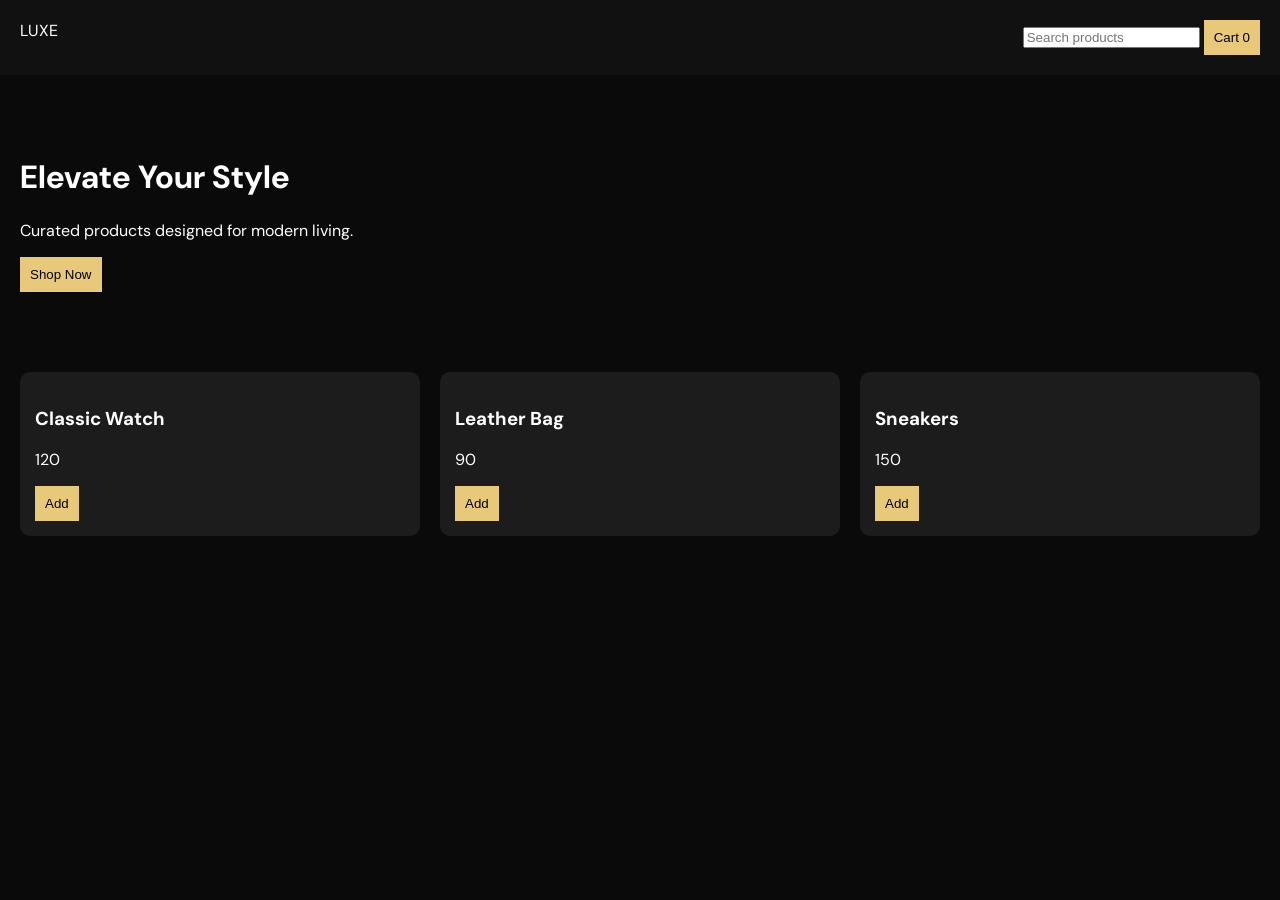
<file: Index.html>
<!DOCTYPE html>
<html lang="en">
<head>
<meta charset="UTF-8">
<meta name="viewport" content="width=device-width, initial-scale=1.0">
<title>LUXE Store</title>
<link href="https://fonts.googleapis.com/css2?family=Playfair+Display:wght@400;700;900&family=DM+Sans:wght@300;400;500&display=swap" rel="stylesheet">
<link rel="stylesheet" href="styles.css">
</head>
<body>

    <!-- NAVIGATION STRUCTURE -->
<nav class="nav">
  <div class="logo">LUXE</div>
  <div class="nav-right">
    <input type="text" id="searchInput" placeholder="Search products">
    <button id="cartBtn">Cart <span id="cartCount">0</span></button>
  </div>
</nav>

<!-- HERO SECTION -->
<header class="hero">
  <div class="hero-text">
    <h1>Elevate Your Style</h1>
    <p>Curated products designed for modern living.</p>
    <button id="shopBtn">Shop Now</button>
  </div>
</header>

<!-- PRODUCT CONTAINER -->
<section id="products" class="grid"></section>

<!-- CART OVERLAY -->
<div id="cartOverlay" class="overlay"></div>

<!-- CART SIDEBAR -->
<aside id="cartSidebar" class="cart">
  <h2>Your Cart</h2>
  <div id="cartItems"></div>
  <p>Total: <span id="cartTotal">0</span></p>
  <button onclick="checkout()">Checkout</button>
</aside>

<script src="script.js"></script>
</body>
</html>
</file>
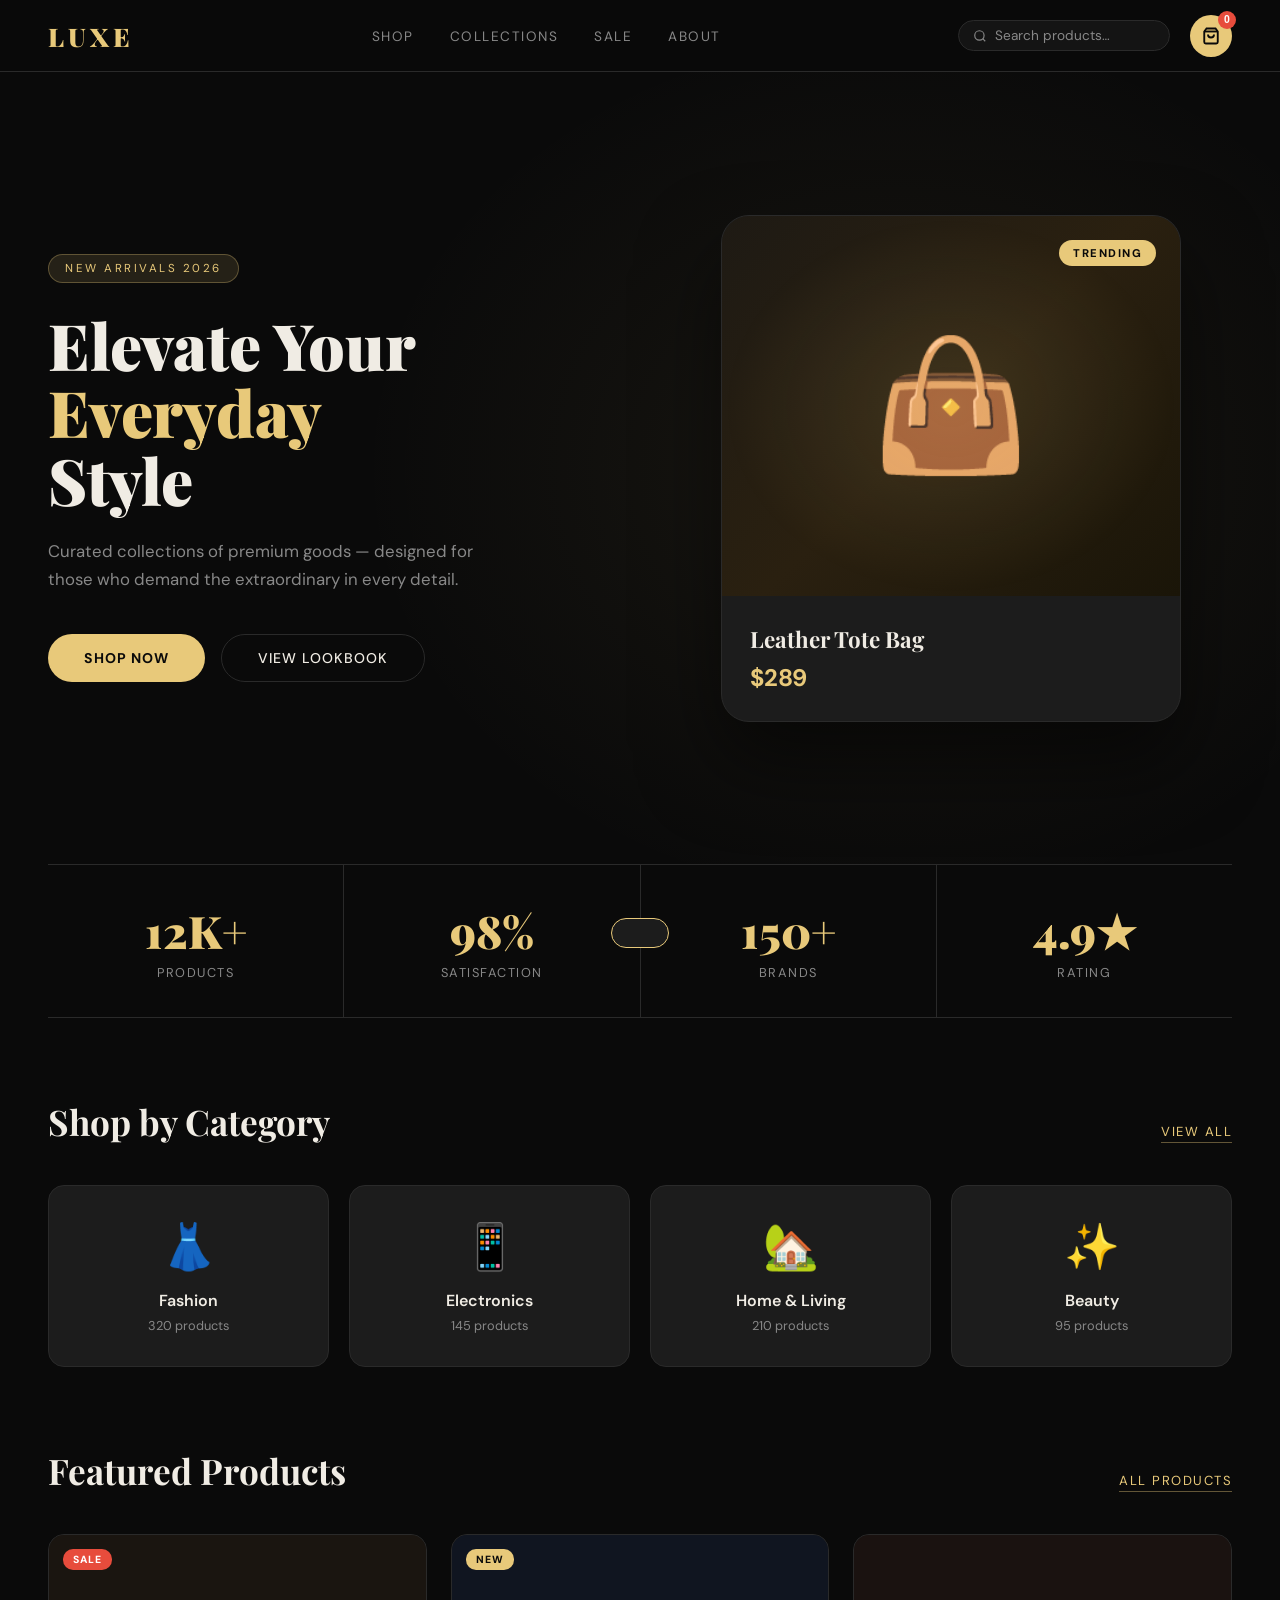
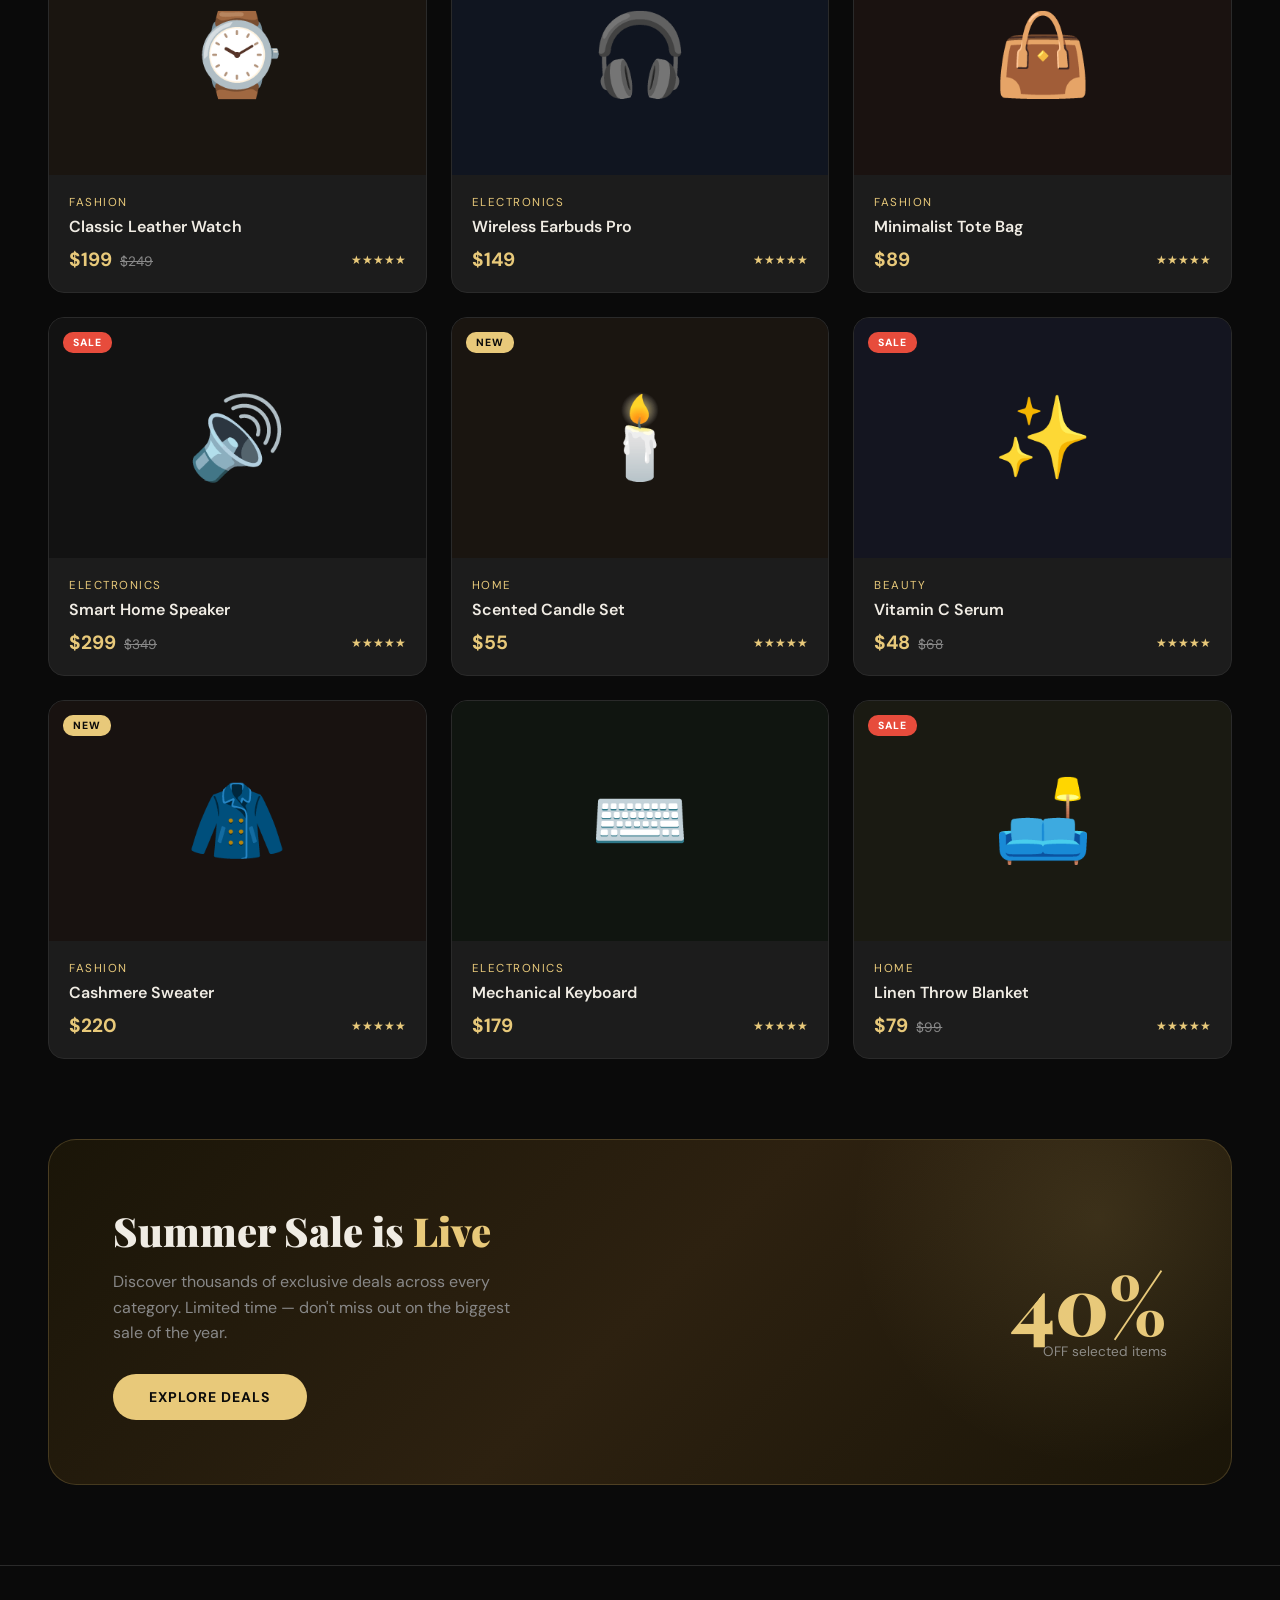
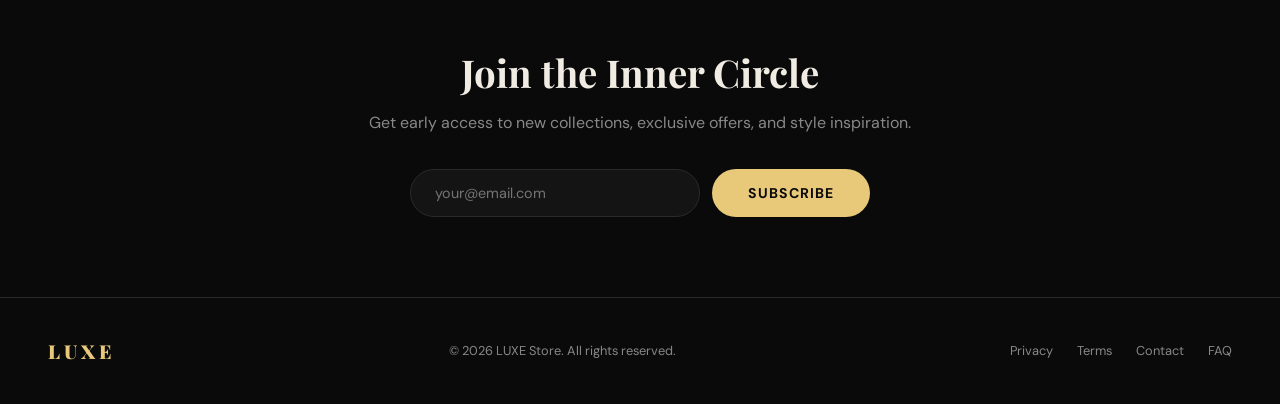
<file: fullcode.html/full.html>
<!DOCTYPE html>
<html lang="en">
<head>
<meta charset="UTF-8">
<meta name="viewport" content="width=device-width, initial-scale=1.0">
<title>LUXE — Modern Store</title>
<link href="https://fonts.googleapis.com/css2?family=Playfair+Display:wght@400;700;900&family=DM+Sans:wght@300;400;500&display=swap" rel="stylesheet">
<style>
  :root {
    --bg: #0a0a0a;
    --surface: #141414;
    --card: #1c1c1c;
    --accent: #e8c97a;
    --accent2: #c4a35a;
    --text: #f0ece4;
    --muted: #888;
    --border: #2a2a2a;
    --radius: 16px;
  }

  * { margin: 0; padding: 0; box-sizing: border-box; }

  body {
    background: var(--bg);
    color: var(--text);
    font-family: 'DM Sans', sans-serif;
    font-weight: 400;
    min-height: 100vh;
    overflow-x: hidden;
  }

  /* ── NAV ── */
  nav {
    position: fixed; top: 0; left: 0; right: 0; z-index: 100;
    display: flex; align-items: center; justify-content: space-between;
    padding: 0 48px;
    height: 72px;
    background: rgba(10,10,10,0.85);
    backdrop-filter: blur(20px);
    border-bottom: 1px solid var(--border);
  }

  .logo {
    font-family: 'Playfair Display', serif;
    font-size: 1.6rem;
    font-weight: 900;
    letter-spacing: 4px;
    color: var(--accent);
  }

  .nav-links { display: flex; gap: 36px; list-style: none; }
  .nav-links a {
    text-decoration: none; color: var(--muted);
    font-size: .85rem; letter-spacing: 1.5px; text-transform: uppercase;
    transition: color .25s;
  }
  .nav-links a:hover { color: var(--text); }

  .nav-right { display: flex; align-items: center; gap: 20px; }

  .search-bar {
    background: var(--surface); border: 1px solid var(--border);
    border-radius: 30px; display: flex; align-items: center;
    padding: 6px 14px; gap: 8px;
  }
  .search-bar input {
    background: none; border: none; outline: none;
    color: var(--text); font-family: inherit; font-size: .85rem; width: 160px;
  }
  .search-bar input::placeholder { color: var(--muted); }
  .search-bar svg { color: var(--muted); flex-shrink: 0; }

  .cart-btn {
    position: relative; background: var(--accent); border: none;
    border-radius: 50%; width: 42px; height: 42px;
    display: flex; align-items: center; justify-content: center;
    cursor: pointer; transition: transform .2s, background .2s;
  }
  .cart-btn:hover { transform: scale(1.1); background: var(--accent2); }
  .cart-count {
    position: absolute; top: -4px; right: -4px;
    background: #e74c3c; color: #fff; border-radius: 50%;
    width: 18px; height: 18px; font-size: .65rem; font-weight: 700;
    display: flex; align-items: center; justify-content: center;
  }

  /* ── HERO ── */
  .hero {
    margin-top: 72px;
    min-height: 88vh;
    display: grid; grid-template-columns: 1fr 1fr;
    align-items: center;
    padding: 80px 48px;
    gap: 60px;
    position: relative;
    overflow: hidden;
  }

  .hero::before {
    content: '';
    position: absolute; inset: 0;
    background: radial-gradient(ellipse 60% 80% at 70% 50%, rgba(232,201,122,0.07) 0%, transparent 70%);
    pointer-events: none;
  }

  .hero-text { animation: fadeUp .8s ease both; }

  .hero-badge {
    display: inline-block;
    background: rgba(232,201,122,.12);
    border: 1px solid rgba(232,201,122,.3);
    color: var(--accent);
    font-size: .72rem; letter-spacing: 2.5px; text-transform: uppercase;
    padding: 6px 16px; border-radius: 30px; margin-bottom: 28px;
  }

  .hero h1 {
    font-family: 'Playfair Display', serif;
    font-size: clamp(3rem, 5vw, 5.5rem);
    line-height: 1.05;
    font-weight: 900;
    margin-bottom: 24px;
  }

  .hero h1 em { color: var(--accent); font-style: normal; }

  .hero p {
    color: var(--muted); font-size: 1.05rem; line-height: 1.7;
    max-width: 440px; margin-bottom: 40px;
  }

  .btn-group { display: flex; gap: 16px; flex-wrap: wrap; }

  .btn-primary {
    background: var(--accent); color: #0a0a0a;
    font-family: inherit; font-size: .88rem; font-weight: 700;
    letter-spacing: 1px; text-transform: uppercase;
    padding: 14px 36px; border: none; border-radius: 50px;
    cursor: pointer; transition: transform .2s, box-shadow .2s;
  }
  .btn-primary:hover { transform: translateY(-2px); box-shadow: 0 12px 32px rgba(232,201,122,.35); }

  .btn-ghost {
    background: none; color: var(--text);
    font-family: inherit; font-size: .88rem; font-weight: 500;
    letter-spacing: 1px; text-transform: uppercase;
    padding: 14px 36px;
    border: 1px solid var(--border); border-radius: 50px;
    cursor: pointer; transition: border-color .2s, color .2s;
  }
  .btn-ghost:hover { border-color: var(--accent); color: var(--accent); }

  .hero-image {
    position: relative; animation: fadeIn 1s ease .2s both;
    display: flex; justify-content: center; align-items: center;
  }

  .hero-card {
    background: var(--card); border: 1px solid var(--border);
    border-radius: 28px; overflow: hidden; width: 100%; max-width: 460px;
    box-shadow: 0 40px 80px rgba(0,0,0,.5);
  }

  .hero-card-img {
    width: 100%; height: 380px;
    background: linear-gradient(135deg, #1e1a14 0%, #2a2010 50%, #1a1508 100%);
    display: flex; align-items: center; justify-content: center;
    font-size: 8rem; position: relative; overflow: hidden;
  }

  .hero-card-img::after {
    content: '';
    position: absolute; inset: 0;
    background: radial-gradient(ellipse at center, rgba(232,201,122,.12), transparent 70%);
  }

  .hero-card-body { padding: 28px; }
  .hero-card-body h3 {
    font-family: 'Playfair Display', serif;
    font-size: 1.4rem; margin-bottom: 8px;
  }
  .hero-card-body .price {
    color: var(--accent); font-size: 1.5rem; font-weight: 700;
  }

  .floating-badge {
    position: absolute; top: 24px; right: 24px;
    background: var(--accent); color: #0a0a0a;
    font-size: .7rem; font-weight: 800; letter-spacing: 1.5px;
    text-transform: uppercase; padding: 6px 14px; border-radius: 20px;
    animation: float 3s ease-in-out infinite;
  }

  @keyframes float {
    0%, 100% { transform: translateY(0); }
    50% { transform: translateY(-8px); }
  }

  /* ── STATS ── */
  .stats {
    display: flex; gap: 0;
    border-top: 1px solid var(--border);
    border-bottom: 1px solid var(--border);
    margin: 0 48px;
  }

  .stat {
    flex: 1; padding: 36px 40px;
    border-right: 1px solid var(--border);
    text-align: center;
  }
  .stat:last-child { border-right: none; }

  .stat .num {
    font-family: 'Playfair Display', serif;
    font-size: 2.8rem; font-weight: 900;
    color: var(--accent);
  }
  .stat .label { font-size: .8rem; color: var(--muted); letter-spacing: 1.5px; text-transform: uppercase; margin-top: 4px; }

  /* ── CATEGORIES ── */
  .section { padding: 80px 48px; }

  .section-header {
    display: flex; align-items: baseline; justify-content: space-between;
    margin-bottom: 40px;
  }

  .section-header h2 {
    font-family: 'Playfair Display', serif;
    font-size: 2.2rem; font-weight: 700;
  }

  .see-all {
    color: var(--accent); font-size: .82rem; letter-spacing: 1.5px;
    text-transform: uppercase; text-decoration: none;
    border-bottom: 1px solid rgba(232,201,122,.4);
    padding-bottom: 2px; transition: border-color .2s;
    cursor: pointer; background: none; border-top: none; border-left: none; border-right: none; font-family: inherit;
  }
  .see-all:hover { border-color: var(--accent); }

  .cat-grid { display: grid; grid-template-columns: repeat(4, 1fr); gap: 20px; }

  .cat-card {
    background: var(--card); border: 1px solid var(--border);
    border-radius: var(--radius); padding: 32px 24px;
    text-align: center; cursor: pointer;
    transition: transform .25s, border-color .25s, box-shadow .25s;
  }
  .cat-card:hover {
    transform: translateY(-4px);
    border-color: rgba(232,201,122,.3);
    box-shadow: 0 20px 40px rgba(0,0,0,.4);
  }

  .cat-icon { font-size: 2.8rem; margin-bottom: 14px; }
  .cat-card h3 { font-size: 1rem; font-weight: 600; margin-bottom: 6px; }
  .cat-card p { font-size: .8rem; color: var(--muted); }

  /* ── PRODUCTS ── */
  .products-grid {
    display: grid; grid-template-columns: repeat(3, 1fr);
    gap: 24px;
  }

  .product-card {
    background: var(--card); border: 1px solid var(--border);
    border-radius: var(--radius); overflow: hidden;
    transition: transform .3s, box-shadow .3s;
    cursor: pointer;
  }
  .product-card:hover {
    transform: translateY(-6px);
    box-shadow: 0 24px 48px rgba(0,0,0,.5);
  }

  .product-img {
    height: 240px;
    display: flex; align-items: center; justify-content: center;
    font-size: 5rem;
    position: relative; overflow: hidden;
  }

  .product-img .overlay {
    position: absolute; inset: 0;
    background: rgba(0,0,0,.6);
    display: flex; align-items: center; justify-content: center;
    gap: 12px;
    opacity: 0; transition: opacity .3s;
  }
  .product-card:hover .overlay { opacity: 1; }

  .overlay-btn {
    background: var(--accent); color: #0a0a0a;
    border: none; border-radius: 50px; padding: 10px 20px;
    font-family: inherit; font-size: .8rem; font-weight: 700;
    cursor: pointer; transition: transform .2s;
  }
  .overlay-btn:hover { transform: scale(1.05); }

  .overlay-btn.wish {
    background: var(--surface); color: var(--text);
    border: 1px solid var(--border); padding: 10px;
    border-radius: 50%; width: 40px; height: 40px;
    display: flex; align-items: center; justify-content: center;
  }

  .tag-new {
    position: absolute; top: 14px; left: 14px;
    background: var(--accent); color: #0a0a0a;
    font-size: .65rem; font-weight: 800; letter-spacing: 1px;
    text-transform: uppercase; padding: 4px 10px; border-radius: 10px;
  }
  .tag-sale {
    position: absolute; top: 14px; left: 14px;
    background: #e74c3c; color: #fff;
    font-size: .65rem; font-weight: 800; letter-spacing: 1px;
    text-transform: uppercase; padding: 4px 10px; border-radius: 10px;
  }

  .product-body { padding: 20px; }

  .product-cat { font-size: .72rem; color: var(--accent); letter-spacing: 1.5px; text-transform: uppercase; margin-bottom: 6px; }

  .product-body h3 { font-size: 1rem; font-weight: 600; margin-bottom: 10px; }

  .product-footer {
    display: flex; align-items: center; justify-content: space-between;
  }

  .price-row { display: flex; align-items: baseline; gap: 8px; }
  .price-current { font-size: 1.2rem; font-weight: 700; color: var(--accent); }
  .price-old { font-size: .85rem; color: var(--muted); text-decoration: line-through; }

  .stars { color: var(--accent); font-size: .75rem; }

  /* ── BANNER ── */
  .banner {
    margin: 0 48px 80px;
    background: linear-gradient(135deg, #1a1508 0%, #2d2110 50%, #1a1508 100%);
    border: 1px solid rgba(232,201,122,.2);
    border-radius: 28px; padding: 64px;
    display: flex; align-items: center; justify-content: space-between;
    gap: 40px; position: relative; overflow: hidden;
  }

  .banner::before {
    content: '';
    position: absolute; top: -50%; right: -10%;
    width: 500px; height: 500px;
    background: radial-gradient(circle, rgba(232,201,122,.12), transparent 70%);
    pointer-events: none;
  }

  .banner-text h2 {
    font-family: 'Playfair Display', serif;
    font-size: 2.5rem; font-weight: 900; margin-bottom: 12px;
  }
  .banner-text h2 em { color: var(--accent); font-style: normal; }
  .banner-text p { color: var(--muted); max-width: 400px; line-height: 1.6; }

  .banner-right { flex-shrink: 0; text-align: right; }
  .banner-right .discount {
    font-family: 'Playfair Display', serif;
    font-size: 5rem; font-weight: 900; color: var(--accent); line-height: 1;
  }
  .banner-right .discount-label { color: var(--muted); font-size: .85rem; }

  /* ── NEWSLETTER ── */
  .newsletter {
    padding: 80px 48px;
    text-align: center;
    border-top: 1px solid var(--border);
  }

  .newsletter h2 {
    font-family: 'Playfair Display', serif;
    font-size: 2.4rem; margin-bottom: 14px;
  }

  .newsletter p { color: var(--muted); margin-bottom: 36px; }

  .email-form {
    display: flex; gap: 12px; max-width: 460px; margin: 0 auto;
  }

  .email-form input {
    flex: 1; background: var(--surface); border: 1px solid var(--border);
    border-radius: 50px; padding: 14px 24px;
    color: var(--text); font-family: inherit; font-size: .9rem; outline: none;
    transition: border-color .2s;
  }
  .email-form input:focus { border-color: var(--accent); }

  /* ── FOOTER ── */
  footer {
    padding: 40px 48px;
    border-top: 1px solid var(--border);
    display: flex; align-items: center; justify-content: space-between;
  }

  footer .logo { font-size: 1.2rem; }
  footer p { color: var(--muted); font-size: .8rem; }

  .footer-links { display: flex; gap: 24px; }
  .footer-links a { color: var(--muted); font-size: .8rem; text-decoration: none; transition: color .2s; }
  .footer-links a:hover { color: var(--text); }

  /* ── CART SIDEBAR ── */
  .cart-overlay {
    position: fixed; inset: 0; background: rgba(0,0,0,.6);
    z-index: 200; opacity: 0; pointer-events: none; transition: opacity .3s;
  }
  .cart-overlay.open { opacity: 1; pointer-events: all; }

  .cart-sidebar {
    position: fixed; top: 0; right: -420px; width: 420px; height: 100%;
    background: var(--surface); border-left: 1px solid var(--border);
    z-index: 201; transition: right .35s cubic-bezier(.4,0,.2,1);
    display: flex; flex-direction: column;
  }
  .cart-sidebar.open { right: 0; }

  .cart-header {
    padding: 28px; border-bottom: 1px solid var(--border);
    display: flex; align-items: center; justify-content: space-between;
  }
  .cart-header h2 { font-family: 'Playfair Display', serif; font-size: 1.4rem; }

  .close-btn {
    background: none; border: 1px solid var(--border); color: var(--text);
    width: 36px; height: 36px; border-radius: 50%;
    display: flex; align-items: center; justify-content: center;
    cursor: pointer; transition: border-color .2s;
  }
  .close-btn:hover { border-color: var(--accent); }

  .cart-items { flex: 1; overflow-y: auto; padding: 24px; display: flex; flex-direction: column; gap: 16px; }

  .cart-empty {
    flex: 1; display: flex; flex-direction: column;
    align-items: center; justify-content: center;
    color: var(--muted); gap: 16px;
  }
  .cart-empty span { font-size: 3rem; }

  .cart-item {
    display: flex; gap: 14px; align-items: center;
    background: var(--card); border: 1px solid var(--border);
    border-radius: 14px; padding: 14px;
  }

  .cart-item-icon { font-size: 2.4rem; flex-shrink: 0; }
  .cart-item-info { flex: 1; }
  .cart-item-info h4 { font-size: .9rem; margin-bottom: 4px; }
  .cart-item-info p { font-size: .8rem; color: var(--accent); font-weight: 700; }

  .cart-item-qty { display: flex; align-items: center; gap: 10px; }
  .qty-btn {
    background: var(--surface); border: 1px solid var(--border);
    color: var(--text); width: 28px; height: 28px;
    border-radius: 50%; cursor: pointer; font-size: 1rem;
    display: flex; align-items: center; justify-content: center;
    transition: border-color .2s;
  }
  .qty-btn:hover { border-color: var(--accent); }
  .qty-num { font-size: .9rem; font-weight: 600; min-width: 20px; text-align: center; }

  .cart-footer { padding: 24px; border-top: 1px solid var(--border); }
  .cart-total { display: flex; justify-content: space-between; margin-bottom: 20px; }
  .cart-total span { font-size: 1rem; }
  .cart-total strong { font-size: 1.3rem; color: var(--accent); }

  /* ── TOAST ── */
  .toast {
    position: fixed; bottom: 32px; left: 50%; transform: translateX(-50%) translateY(80px);
    background: var(--card); border: 1px solid var(--accent);
    color: var(--text); padding: 14px 28px; border-radius: 50px;
    font-size: .88rem; font-weight: 500;
    z-index: 300; transition: transform .35s cubic-bezier(.4,0,.2,1);
    white-space: nowrap;
  }
  .toast.show { transform: translateX(-50%) translateY(0); }

  /* ── ANIMATIONS ── */
  @keyframes fadeUp {
    from { opacity: 0; transform: translateY(30px); }
    to   { opacity: 1; transform: translateY(0); }
  }
  @keyframes fadeIn {
    from { opacity: 0; }
    to   { opacity: 1; }
  }

  /* Stagger product cards */
  .product-card { animation: fadeUp .6s ease both; }
  .product-card:nth-child(1) { animation-delay: .05s; }
  .product-card:nth-child(2) { animation-delay: .12s; }
  .product-card:nth-child(3) { animation-delay: .19s; }
  .product-card:nth-child(4) { animation-delay: .26s; }
  .product-card:nth-child(5) { animation-delay: .33s; }
  .product-card:nth-child(6) { animation-delay: .40s; }

  /* responsive tweaks */
  @media (max-width: 1024px) {
    .hero { grid-template-columns: 1fr; }
    .hero-image { display: none; }
    .cat-grid { grid-template-columns: repeat(2, 1fr); }
    .products-grid { grid-template-columns: repeat(2, 1fr); }
  }
  @media (max-width: 640px) {
    nav { padding: 0 20px; }
    .nav-links, .search-bar { display: none; }
    .hero, .section, .banner, footer, .newsletter { padding-left: 20px; padding-right: 20px; }
    .stats { margin: 0 20px; flex-wrap: wrap; }
    .stat { flex: 1 1 50%; }
    .banner { margin: 0 20px 60px; padding: 40px 28px; flex-direction: column; }
    .products-grid { grid-template-columns: 1fr; }
    .cat-grid { grid-template-columns: repeat(2, 1fr); }
    footer { flex-direction: column; gap: 16px; text-align: center; }
    .cart-sidebar { width: 100%; }
  }
</style>
</head>
<body>

<!-- NAV -->
<nav>
  <div class="logo">LUXE</div>
  <ul class="nav-links">
    <li><a href="#">Shop</a></li>
    <li><a href="#">Collections</a></li>
    <li><a href="#">Sale</a></li>
    <li><a href="#">About</a></li>
  </ul>
  <div class="nav-right">
    <div class="search-bar">
      <svg width="14" height="14" fill="none" stroke="currentColor" stroke-width="2" viewBox="0 0 24 24"><circle cx="11" cy="11" r="8"/><path d="M21 21l-4.35-4.35"/></svg>
      <input type="text" placeholder="Search products…" id="searchInput" oninput="filterProducts()">
    </div>
    <button class="cart-btn" onclick="openCart()">
      <svg width="18" height="18" fill="none" stroke="#0a0a0a" stroke-width="2.5" viewBox="0 0 24 24"><path d="M6 2L3 6v14a2 2 0 002 2h14a2 2 0 002-2V6l-3-4z"/><line x1="3" y1="6" x2="21" y2="6"/><path d="M16 10a4 4 0 01-8 0"/></svg>
      <span class="cart-count" id="cartCount">0</span>
    </button>
  </div>
</nav>

<!-- HERO -->
<section class="hero">
  <div class="hero-text">
    <span class="hero-badge">New Arrivals 2026</span>
    <h1>Elevate Your<br><em>Everyday</em><br>Style</h1>
    <p>Curated collections of premium goods — designed for those who demand the extraordinary in every detail.</p>
    <div class="btn-group">
      <button class="btn-primary" onclick="document.getElementById('products').scrollIntoView({behavior:'smooth'})">Shop Now</button>
      <button class="btn-ghost">View Lookbook</button>
    </div>
  </div>
  <div class="hero-image">
    <div class="hero-card">
      <div class="hero-card-img">👜<span class="floating-badge">Trending</span></div>
      <div class="hero-card-body">
        <h3>Leather Tote Bag</h3>
        <span class="price">$289</span>
      </div>
    </div>
  </div>
</section>

<!-- STATS -->
<div class="stats">
  <div class="stat"><div class="num">12K+</div><div class="label">Products</div></div>
  <div class="stat"><div class="num">98%</div><div class="label">Satisfaction</div></div>
  <div class="stat"><div class="num">150+</div><div class="label">Brands</div></div>
  <div class="stat"><div class="num">4.9★</div><div class="label">Rating</div></div>
</div>

<!-- CATEGORIES -->
<section class="section">
  <div class="section-header">
    <h2>Shop by Category</h2>
    <button class="see-all">View All</button>
  </div>
  <div class="cat-grid">
    <div class="cat-card" onclick="filterByCategory('Fashion')">
      <div class="cat-icon">👗</div>
      <h3>Fashion</h3>
      <p>320 products</p>
    </div>
    <div class="cat-card" onclick="filterByCategory('Electronics')">
      <div class="cat-icon">📱</div>
      <h3>Electronics</h3>
      <p>145 products</p>
    </div>
    <div class="cat-card" onclick="filterByCategory('Home')">
      <div class="cat-icon">🏡</div>
      <h3>Home & Living</h3>
      <p>210 products</p>
    </div>
    <div class="cat-card" onclick="filterByCategory('Beauty')">
      <div class="cat-icon">✨</div>
      <h3>Beauty</h3>
      <p>95 products</p>
    </div>
  </div>
</section>

<!-- PRODUCTS -->
<section class="section" id="products" style="padding-top:0">
  <div class="section-header">
    <h2>Featured Products</h2>
    <button class="see-all" onclick="resetFilter()">All Products</button>
  </div>
  <div class="products-grid" id="productsGrid"></div>
</section>

<!-- BANNER -->
<div class="banner">
  <div class="banner-text">
    <h2>Summer Sale is <em>Live</em></h2>
    <p>Discover thousands of exclusive deals across every category. Limited time — don't miss out on the biggest sale of the year.</p>
    <button class="btn-primary" style="margin-top:28px">Explore Deals</button>
  </div>
  <div class="banner-right">
    <div class="discount">40%</div>
    <div class="discount-label">OFF selected items</div>
  </div>
</div>

<!-- NEWSLETTER -->
<div class="newsletter">
  <h2>Join the Inner Circle</h2>
  <p>Get early access to new collections, exclusive offers, and style inspiration.</p>
  <div class="email-form">
    <input type="email" placeholder="your@email.com" id="emailInput">
    <button class="btn-primary" onclick="subscribe()">Subscribe</button>
  </div>
</div>

<!-- FOOTER -->
<footer>
  <div class="logo">LUXE</div>
  <p>© 2026 LUXE Store. All rights reserved.</p>
  <div class="footer-links">
    <a href="#">Privacy</a>
    <a href="#">Terms</a>
    <a href="#">Contact</a>
    <a href="#">FAQ</a>
  </div>
</footer>

<!-- CART OVERLAY -->
<div class="cart-overlay" id="cartOverlay" onclick="closeCart()"></div>
<div class="cart-sidebar" id="cartSidebar">
  <div class="cart-header">
    <h2>Your Cart</h2>
    <button class="close-btn" onclick="closeCart()">✕</button>
  </div>
  <div class="cart-items" id="cartItems"></div>
  <div class="cart-footer">
    <div class="cart-total">
      <span>Total</span>
      <strong id="cartTotal">$0.00</strong>
    </div>
    <button class="btn-primary" style="width:100%;justify-content:center;display:flex" onclick="checkout()">Checkout</button>
  </div>
</div>

<!-- TOAST -->
<div class="toast" id="toast"></div>

<script>
const products = [
  { id:1, name:'Classic Leather Watch', cat:'Fashion', price:199, old:249, emoji:'⌚', tag:'sale', bg:'#1a1510' },
  { id:2, name:'Wireless Earbuds Pro', cat:'Electronics', price:149, old:null, emoji:'🎧', tag:'new', bg:'#101520' },
  { id:3, name:'Minimalist Tote Bag', cat:'Fashion', price:89, old:null, emoji:'👜', tag:null, bg:'#1a1210' },
  { id:4, name:'Smart Home Speaker', cat:'Electronics', price:299, old:349, emoji:'🔊', tag:'sale', bg:'#121212' },
  { id:5, name:'Scented Candle Set', cat:'Home', price:55, old:null, emoji:'🕯️', tag:'new', bg:'#1a1510' },
  { id:6, name:'Vitamin C Serum', cat:'Beauty', price:48, old:68, emoji:'✨', tag:'sale', bg:'#141520' },
  { id:7, name:'Cashmere Sweater', cat:'Fashion', price:220, old:null, emoji:'🧥', tag:'new', bg:'#181210' },
  { id:8, name:'Mechanical Keyboard', cat:'Electronics', price:179, old:null, emoji:'⌨️', tag:null, bg:'#101510' },
  { id:9, name:'Linen Throw Blanket', cat:'Home', price:79, old:99, emoji:'🛋️', tag:'sale', bg:'#1a1a12' },
];

let cart = [];
let activeCategory = null;

const bgs = ['#1a1510','#101520','#1a1210','#121212','#141520','#181210'];

function renderProducts(list) {
  const grid = document.getElementById('productsGrid');
  if (!list.length) {
    grid.innerHTML = '<p style="color:var(--muted);grid-column:1/-1;padding:40px 0">No products found.</p>';
    return;
  }
  grid.innerHTML = list.map(p => `
    <div class="product-card">
      <div class="product-img" style="background:${p.bg}">
        ${p.tag === 'new' ? '<span class="tag-new">New</span>' : p.tag === 'sale' ? '<span class="tag-sale">Sale</span>' : ''}
        <span style="font-size:5rem">${p.emoji}</span>
        <div class="overlay">
          <button class="overlay-btn" onclick="addToCart(${p.id}, event)">Add to Cart</button>
          <button class="overlay-btn wish">♡</button>
        </div>
      </div>
      <div class="product-body">
        <div class="product-cat">${p.cat}</div>
        <h3>${p.name}</h3>
        <div class="product-footer">
          <div class="price-row">
            <span class="price-current">$${p.price}</span>
            ${p.old ? `<span class="price-old">$${p.old}</span>` : ''}
          </div>
          <span class="stars">★★★★★</span>
        </div>
      </div>
    </div>
  `).join('');
}

function filterByCategory(cat) {
  activeCategory = cat;
  renderProducts(products.filter(p => p.cat === cat));
  document.getElementById('products').scrollIntoView({behavior:'smooth'});
}

function resetFilter() {
  activeCategory = null;
  renderProducts(products);
}

function filterProducts() {
  const q = document.getElementById('searchInput').value.toLowerCase();
  renderProducts(products.filter(p =>
    p.name.toLowerCase().includes(q) ||
    p.cat.toLowerCase().includes(q)
  ));
}

function addToCart(id, e) {
  if (e) e.stopPropagation();
  const p = products.find(x => x.id === id);
  const existing = cart.find(x => x.id === id);
  if (existing) existing.qty++;
  else cart.push({ ...p, qty: 1 });
  updateCartUI();
  showToast(`${p.emoji} ${p.name} added to cart`);
}

function updateCartUI() {
  const count = cart.reduce((s, x) => s + x.qty, 0);
  document.getElementById('cartCount').textContent = count;
  const total = cart.reduce((s, x) => s + x.price * x.qty, 0);
  document.getElementById('cartTotal').textContent = `$${total.toFixed(2)}`;

  const itemsEl = document.getElementById('cartItems');
  if (!cart.length) {
    itemsEl.innerHTML = '<div class="cart-empty"><span>🛒</span><p>Your cart is empty</p></div>';
    return;
  }
  itemsEl.innerHTML = cart.map(item => `
    <div class="cart-item">
      <span class="cart-item-icon">${item.emoji}</span>
      <div class="cart-item-info">
        <h4>${item.name}</h4>
        <p>$${(item.price * item.qty).toFixed(2)}</p>
      </div>
      <div class="cart-item-qty">
        <button class="qty-btn" onclick="changeQty(${item.id}, -1)">−</button>
        <span class="qty-num">${item.qty}</span>
        <button class="qty-btn" onclick="changeQty(${item.id}, 1)">+</button>
      </div>
    </div>
  `).join('');
}

function changeQty(id, delta) {
  const idx = cart.findIndex(x => x.id === id);
  cart[idx].qty += delta;
  if (cart[idx].qty <= 0) cart.splice(idx, 1);
  updateCartUI();
}

function openCart() {
  document.getElementById('cartSidebar').classList.add('open');
  document.getElementById('cartOverlay').classList.add('open');
}

function closeCart() {
  document.getElementById('cartSidebar').classList.remove('open');
  document.getElementById('cartOverlay').classList.remove('open');
}

function checkout() {
  if (!cart.length) { showToast('Your cart is empty!'); return; }
  showToast('🎉 Order placed! Thank you for shopping with LUXE.');
  cart = [];
  updateCartUI();
  closeCart();
}

function subscribe() {
  const val = document.getElementById('emailInput').value;
  if (!val || !val.includes('@')) { showToast('Please enter a valid email.'); return; }
  showToast('🎉 Welcome to the Inner Circle!');
  document.getElementById('emailInput').value = '';
}

let toastTimer;
function showToast(msg) {
  const el = document.getElementById('toast');
  el.textContent = msg;
  el.classList.add('show');
  clearTimeout(toastTimer);
  toastTimer = setTimeout(() => el.classList.remove('show'), 2800);
}

// Init
renderProducts(products);
updateCartUI();
</script>
</body>
</html>
</file>
<file: styles.css>
/* BASE STYLES */
body {
  margin: 0;
  font-family: DM Sans, sans-serif;
  background: #0a0a0a;
  color: #ffffff;
}

/* NAVIGATION STYLING */
.nav {
  display: flex;
  justify-content: space-between;
  padding: 20px;
  background: #111;
}

/* HERO SECTION STYLING */
.hero {
  padding: 60px 20px;
  text-align: left;
}

/* PRODUCT GRID LAYOUT */
.grid {
  display: grid;
  grid-template-columns: repeat(auto-fit, minmax(200px, 1fr));
  gap: 20px;
  padding: 20px;
}

/* PRODUCT CARD DESIGN */
.card {
  background: #1c1c1c;
  padding: 15px;
  border-radius: 10px;
}

/* BUTTON STYLING */
button {
  padding: 10px;
  background: #e8c97a;
  border: none;
  cursor: pointer;
}

/* CART SIDEBAR */
.cart {
  position: fixed;
  right: 0;
  top: 0;
  width: 320px;
  height: 100%;
  background: #111;
  padding: 20px;
  display: none;
}

/* OVERLAY BACKDROP */
.overlay {
  position: fixed;
  inset: 0;
  background: rgba(0,0,0,0.5);
  display: none;
}
</file>
